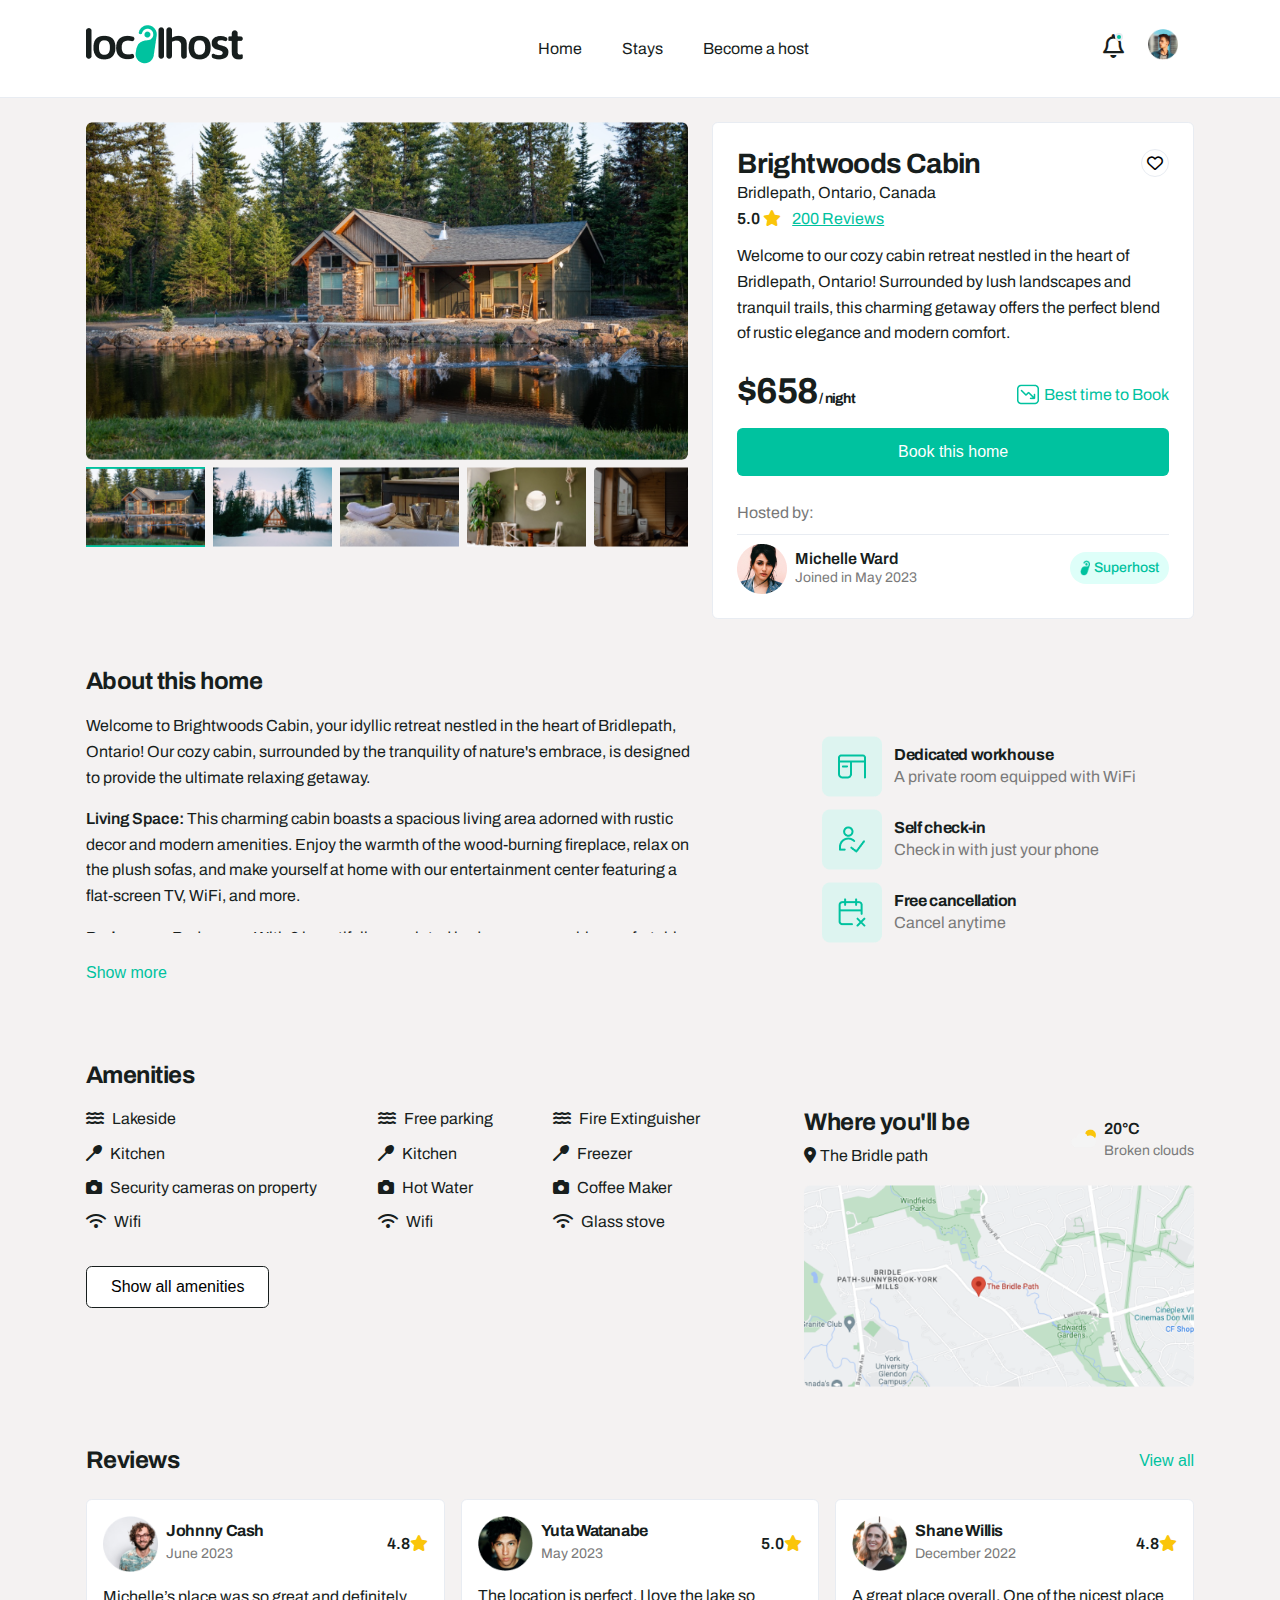
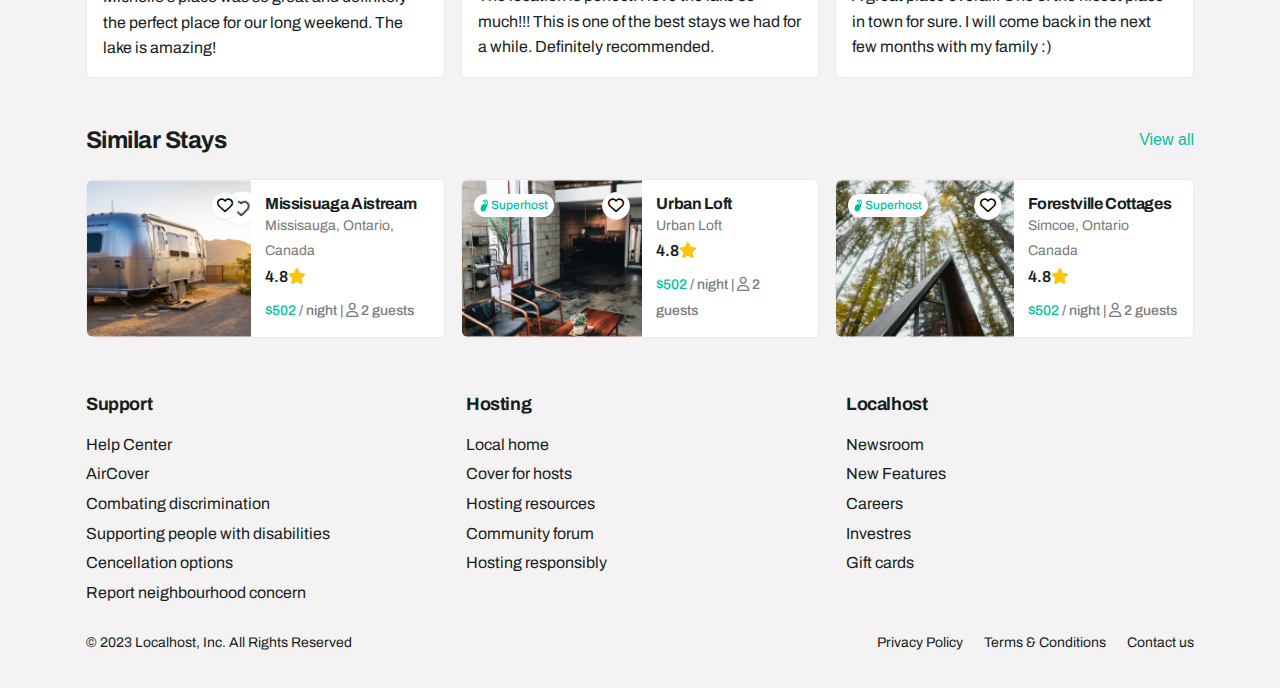
<file: property.html>
<!DOCTYPE html>
<html lang="en">

<head>
    <meta charset="UTF-8" />
    <meta name="viewport" content="width=device-width, initial-scale=1.0" />
    <title>Localhost</title>
    <link rel="preconnect" href="https://fonts.googleapis.com" />
    <link rel="preconnect" href="https://fonts.gstatic.com" crossorigin />
    <link href="https://fonts.googleapis.com/css2?family=Archivo:ital,wght@0,400..900;1,400..900&display=swap"
        rel="stylesheet" />
    <link rel="stylesheet" href="assets/css/fontawesome/css/solid.css" />
    <link rel="stylesheet" href="assets/css/fontawesome/css/regular.css" />
    <link rel="stylesheet" href="assets/css/fontawesome/css/fontawesome.css" />
    <link rel="stylesheet" href="assets/css/core.css" />
    <link rel="stylesheet" href="assets/css/property.css" />
    <link rel="preload" href="assets/images/loading.gif" as="image">
</head>

<body>
    <!-- Preloader -->
    <section class="preloader is-loading">
        <img src="assets/images/loading.gif" alt="loader" class="preloader__img">
    </section>
    <!-- #Header  -->
    <header class="header js-header">
        <div class=" l-section-container">
            <div class="navbar navbar-desktop is-hidden">
                <a href="/index.html">
                    <img src="assets/images/logo.png" alt="Localhost" class="logo" />
                </a>
                <ul class="l-flex-row navbar__list">
                    <li class="navbar__item">
                        <a href="/index.html" class="navbar__link">Home</a>
                    </li>
                    <li class="navbar__item">
                        <a href="#stays" class="navbar__link">Stays</a>
                    </li>
                    <li class="navbar__item">
                        <a href="#" class="navbar__link">Become a host</a>
                    </li>
                </ul>
                <ul class="navbar__action l-flex-row u-align-center">
                    <li class="navbar__item">
                        <span class="navbar__icon"><i class="fa-regular fa-bell"></i></span>
                        <span class="navbar__badge"></span>
                    </li>
                    <li class="navbar__item">
                        <img src="assets/images/avatar.png" alt="user" class="navbar__avatar" />
                    </li>
                </ul>
            </div>
            <!-- Mobile Navbar  -->
            <div class="mobile-navbar">
                <div class="mobile-navbar__header l-flex-row u-align-center u-space-between">
                    <a href="/index.html">
                        <img src="assets/images/logo.png" alt="Localhost" class="mobile-navbar__logo" />
                    </a>
                    <button class="btn navbar__btn js-menu-toggler" data-type="open">
                        <span class="navbar__icon--menu"><i class="fa-solid fa-bars"></i></span>
                    </button>
                </div>
                <div class="mobile-navbar__menu js-menu">
                    <div class="l-flex-row u-align-center u-space-between navbar__action">
                        <div class="l-flex-row u-align-center u-space-between">
                            <img src="assets/images/avatar.png" alt="user" class="navbar__avatar" />
                            <span class="navbar__icon"><i class="fa-regular fa-bell"></i></span>
                            <span class="navbar__badge"></span>
                        </div>
                        <button class="btn mobile-navbar__btn--close js-menu-toggler" data-type="close">
                            <span><i class="fa-solid fa-times"></i></span>
                        </button>
                    </div>
                    <ul class="mobile-navbar__list l-flex-column">
                        <li>
                            <a href="/index.html" class="navbar__link">Home</a>
                        </li>
                        <li>
                            <a href="#stays" class="navbar__link">Stays</a>
                        </li>
                        <li>
                            <a href="#" class="navbar__link">Become a host</a>
                        </li>
                    </ul>
                </div>
            </div>
        </div>
    </header>
    <!-- #Main  -->
    <main>
        <!-- Property Details Section  -->
        <section class="property">
            <div class="l-section-container">
                <div class="property__hero l-grid">
                    <!-- Property Hero  -->
                    <div class="property__gallery">
                        <img src="assets/images/property-1.png" alt="Brightwoods Cabin"
                            class="property__gallery-cover" />
                        <ul class="property__gallery-list l-grid">
                            <li class="property__gallery-item">
                                <img src="assets/images/property-2.png" alt="Brightwoods Cabin"
                                    class="property__gallery-img" />
                            </li>
                            <li class="property__gallery-item">
                                <img src="assets/images/property-3.png" alt="Brightwoods Cabin"
                                    class="property__gallery-img" />
                            </li>
                            <li class="property__gallery-item">
                                <img src="assets/images/property-4.png" alt="Brightwoods Cabin"
                                    class="property__gallery-img" />
                            </li>
                            <li class="property__gallery-item">
                                <img src="assets/images/property-5.png" alt="Brightwoods Cabin"
                                    class="property__gallery-img" />
                            </li>
                            <li class="property__gallery-item">
                                <img src="assets/images/property-6.png" alt="Brightwoods Cabin"
                                    class="property__gallery-img" />
                            </li>
                        </ul>
                    </div>
                    <!-- Property Info  -->
                    <div class="property__info">
                        <div class="property__info-header l-flex-row u-align-center u-space-between">
                            <div>
                                <h1 class="property__headline">Brightwoods Cabin</h1>
                            </div>
                            <button class="btn btn-icon">
                                <span><i class="fa-regular fa-heart"></i></span>
                            </button>
                        </div>
                        <p>Bridlepath, Ontario, Canada</p>
                        <p>
                            <span class="rating">5.0 <i class="fa-solid fa-star rating__star"></i></span>
                            <a href="#" class="btn btn--link property__info-link">200 Reviews</a>
                        </p>
                        <p class="property__description">
                            Welcome to our cozy cabin retreat nestled in the heart of
                            Bridlepath, Ontario! Surrounded by lush landscapes and tranquil
                            trails, this charming getaway offers the perfect blend of rustic
                            elegance and modern comfort.
                        </p>
                        <div class="l-flex-row u-space-between">
                            <h2 class="property__price">
                                $658<span class="property__price-text"> / night</span>
                            </h2>
                            <div class="l-flex-row u-align-center property__trend">
                                <img src="assets/images/trend.png" alt="trend" class="property__trend-img" />
                                <span>Best time to Book</span>
                            </div>
                        </div>
                        <button class="btn btn--full btn--primary property__info-btn">Book this home</button>
                        <div class="property__host">
                            <p class="property__host-title">Hosted by:</p>
                            <div class="property__host-card l-flex-row u-align-center u-space-between">
                                <div class="l-flex-row u-align-center">
                                    <img src="assets/images/host.png" alt="host" class="property__host-avatar" />
                                    <div>
                                        <p class="property__host-name">Michelle Ward</p>
                                        <p class="property__text">Joined in May 2023</p>
                                    </div>
                                </div>
                                <div class="l-flex-row u-align-center superhost">
                                    <img src="assets/images/superhost.png" alt="supperhost" class="superhost__img" />
                                    <span class="superhost__text">Superhost</span>
                                </div>
                            </div>
                        </div>
                    </div>
                </div>
                <!-- Property Details  -->
                <div class="property__details l-grid">
                    <div>
                        <h3 class="property__subhead">About this home</h3>
                        <div class="property__details-block l-flex-column js-details">
                            <p>
                                Welcome to Brightwoods Cabin, your idyllic retreat nestled in
                                the heart of Bridlepath, Ontario! Our cozy cabin, surrounded
                                by the tranquility of nature's embrace, is designed to provide
                                the ultimate relaxing getaway.
                            </p>
                            <p>
                                <span class="property__text--bold">Living Space:</span> This
                                charming cabin boasts a spacious living area adorned with
                                rustic decor and modern amenities. Enjoy the warmth of the
                                wood-burning fireplace, relax on the plush sofas, and make
                                yourself at home with our entertainment center featuring a
                                flat-screen TV, WiFi, and more.
                            </p>
                            <p>
                                <span class="property__text--bold">Bedrooms:</span> Bedrooms:
                                With 3 beautifully appointed bedrooms, our cabin comfortably
                                accommodates up to [number of guests]. Each room is furnished
                                with luxurious bedding and unique woodland-inspired touches to
                                ensure a restful slumber.
                            </p>
                            <p>
                                Welcome to Brightwoods Cabin, your idyllic retreat nestled in
                                the heart of Bridlepath, Ontario! Our cozy cabin, surrounded
                                by the tranquility of nature's embrace, is designed to provide
                                the ultimate relaxing getaway.
                            </p>
                            <p>
                                <span class="property__text--bold">Living Space:</span> This
                                charming cabin boasts a spacious living area adorned with
                                rustic decor and modern amenities. Enjoy the warmth of the
                                wood-burning fireplace, relax on the plush sofas, and make
                                yourself at home with our entertainment center featuring a
                                flat-screen TV, WiFi, and more.
                            </p>
                            <p>
                                <span class="property__text--bold">Bedrooms:</span> Bedrooms:
                                With 3 beautifully appointed bedrooms, our cabin comfortably
                                accommodates up to [number of guests]. Each room is furnished
                                with luxurious bedding and unique woodland-inspired touches to
                                ensure a restful slumber.
                            </p>
                        </div>
                        <button class="btn btn--link property__details-link js-expand-details">Show more</button>
                    </div>
                    <ul class="property__features l-flex-column">
                        <li class="property__features-item l-flex-row u-align-center">
                            <img src="assets/images/workspace.png" alt="Dedicated workspace"
                                class="property__features-img" />
                            <div>
                                <h4 class="property__title">Dedicated workhouse</h4>
                                <p>
                                    A private room equipped with WiFi
                                </p>
                            </div>
                        </li>
                        <li class="property__features-item l-flex-row u-align-center">
                            <img src="assets/images/checkin.png" alt="Self checkin" class="property__features-img" />
                            <div>
                                <h4 class="property__title">Self check-in</h4>
                                <p">Check in with just your phone</p>
                            </div>
                        </li>
                        <li class="property__features-item l-flex-row u-align-center">
                            <img src="assets/images/cancellation.png" alt="Free cancellation"
                                class="property__features-img" />
                            <div>
                                <h4 class="property__title">Free cancellation</h4>
                                <p>Cancel anytime</p>
                            </div>
                        </li>
                    </ul>
                </div>
                <!-- Property Location Amenities  -->
                <div class="property__location">
                    <h3 class="property__subhead">Amenities</h3>
                    <div class="property__location-inner l-grid">
                        <div>
                            <div class="property__amenities l-flex-column u-space-between">
                                <ul class="property__amenities-list l-flex-column">
                                    <li class="property__amenities-item l-flex-row u-align-center">
                                        <span><i class="fa-solid fa-water"></i></span>
                                        <p>Lakeside</p>
                                    </li>
                                    <li class="property__amenities-item l-flex-row u-align-center">
                                        <span><i class="fa-solid fa-spoon"></i></span>
                                        <p>Kitchen</p>
                                    </li>
                                    <li class="property__amenities-item l-flex-row u-align-center">
                                        <span><i class="fa-solid fa-camera"></i></span>
                                        <p>Security cameras on property</p>
                                    </li>
                                    <li class="property__amenities-item l-flex-row u-align-center">
                                        <span><i class="fa-solid fa-wifi"></i></span>
                                        <p>Wifi</p>
                                    </li>
                                </ul>
                                <ul class="property__amenities-list l-flex-column">
                                    <li class="property__amenities-item l-flex-row u-align-center">
                                        <span><i class="fa-solid fa-water"></i></span>
                                        <p>Free parking</p>
                                    </li>
                                    <li class="property__amenities-item l-flex-row u-align-center">
                                        <span><i class="fa-solid fa-spoon"></i></span>
                                        <p>Kitchen</p>
                                    </li>
                                    <li class="property__amenities-item l-flex-row u-align-center">
                                        <span><i class="fa-solid fa-camera"></i></span>
                                        <p>Hot Water</p>
                                    </li>
                                    <li class="property__amenities-item l-flex-row u-align-center">
                                        <span><i class="fa-solid fa-wifi"></i></span>
                                        <p>Wifi</p>
                                    </li>
                                </ul>
                                <ul class="property__amenities-list l-flex-column">
                                    <li class="property__amenities-item l-flex-row u-align-center">
                                        <span><i class="fa-solid fa-water"></i></span>
                                        <p>Fire Extinguisher</p>
                                    </li>
                                    <li class="property__amenities-item l-flex-row u-align-center">
                                        <span><i class="fa-solid fa-spoon"></i></span>
                                        <p>Freezer</p>
                                    </li>
                                    <li class="property__amenities-item l-flex-row u-align-center">
                                        <span><i class="fa-solid fa-camera"></i></span>
                                        <p>Coffee Maker</p>
                                    </li>
                                    <li class="property__amenities-item l-flex-row u-align-center">
                                        <span><i class="fa-solid fa-wifi"></i></span>
                                        <p>Glass stove</p>
                                    </li>
                                </ul>
                            </div>
                            <button class="btn btn--sm btn--secondary property__amenities-btn">
                                Show all amenities
                            </button>
                        </div>
                        <div class="property__map">
                            <div class="property__map-info l-flex-row u-space-between">
                                <div>
                                    <h3 class="property__subhead property__subhead--map">
                                        Where you'll be
                                    </h3>
                                    <div class="l-flex-row u-align-center">
                                        <span><i class="fa-solid fa-location-dot property__location-icon"></i></span>
                                        <p>The Bridle path</p>
                                    </div>
                                </div>

                                <div class="l-flex-row u-align-center property__whether">
                                    <img src="assets/images/Cloud.png" alt="whether condition"
                                        class="property__whether-img" />
                                    <div>
                                        <p>20°C</p>
                                        <p class="property__text">Broken clouds</p>
                                    </div>
                                </div>
                            </div>
                            <img src="assets/images/map.png" alt="" class="property__map-img" />
                        </div>
                    </div>
                </div>
            </div>
        </section>
        <!-- Property Reviews Section  -->
        <section class="reviews">
            <div class="l-section-container">
                <div class="l-flex-row u-space-between u-align-center">
                    <h3 class="reviews__subhead property__subhead">Reviews</h3>
                    <button class="btn btn--small btn--link">View all</button>
                </div>
                <div class="reviews__inner">
                    <ul class="reviews__list l-grid">
                        <li class="reviews__item">
                            <div class="reviews__header l-flex-row u-space-between u-align-center">
                                <div class="reviews__user l-flex-row u-align-center">
                                    <img src="assets/images/review-1.png" alt="Verified user" class="reviews__img" />
                                    <div>
                                        <h4 class="reviews__name">Johnny Cash</h4>
                                        <span class="reviews__date">June 2023</span>
                                    </div>
                                </div>
                                <span class="rating">
                                    4.8<i class="fa-solid fa-star rating__star"></i>
                                </span>
                            </div>
                            <p>
                                Michelle’s place was so great and definitely the perfect place
                                for our long weekend. The lake is amazing!
                            </p>
                        </li>
                        <li class="reviews__item">
                            <div class="reviews__header l-flex-row u-space-between u-align-center">
                                <div class="reviews__user l-flex-row u-align-center">
                                    <img src="assets/images/review-2.png" alt="Verified user" class="reviews__img" />
                                    <div>
                                        <h4 class="reviews__name">Yuta Watanabe</h4>
                                        <span class="reviews__date">May 2023</span>
                                    </div>
                                </div>
                                <span class="rating">
                                    5.0<i class="fa-solid fa-star rating__star"></i>
                                </span>
                            </div>
                            <p>
                                The location is perfect. I love the lake so much!!! This is
                                one of the best stays we had for a while. Definitely
                                recommended.
                            </p>
                        </li>
                        <li class="reviews__item">
                            <div class="reviews__header l-flex-row u-space-between u-align-center">
                                <div class="reviews__user l-flex-row u-align-center">
                                    <img src="assets/images/review-3.png" alt="Verified user" class="reviews__img" />
                                    <div>
                                        <h4 class="reviews__name">Shane Willis</h4>
                                        <span class="reviews__date">December 2022</span>
                                    </div>
                                </div>
                                <span class="rating">
                                    4.8<i class="fa-solid fa-star rating__star"></i>
                                </span>
                            </div>
                            <p>
                                A great place overall. One of the nicest place in town for
                                sure. I will come back in the next few months with my family
                                :)
                            </p>
                        </li>
                    </ul>
                </div>
            </div>
        </section>
        <!-- Similar Stays Section  -->
        <section class="stays" id="stays">
            <div class="l-section-container">
                <div class="l-flex-row u-space-between u-align-center stays__header">
                    <h3 class="stays__subhead property__subhead">Similar Stays</h3>
                    <button class="btn btn--small btn--link">View all</button>
                </div>
                <div class="stays__inner">
                    <ul class="stays__list l-grid">
                        <li class="stays__item">
                            <a class="l-flex-column stays__link" href="/property.html">
                                <div class="stays__cover">
                                    <img src="assets/images/similar-1.png" alt="Aistream" class="stays__img" />
                                    <button class="btn btn-icon stays__btn">
                                        <span><i class="fa-regular fa-heart"></i></span>
                                    </button>
                                </div>
                                <div class="stays__info">
                                    <h4 class="stays__title">Missisuaga Aistream</h4>
                                    <p>Missisauga, Ontario, Canada</p>
                                    <span class="rating">
                                        4.8<i class="fa-solid fa-star rating__star"></i>
                                    </span>
                                    <p class="stays__price">
                                        <span>$502</span><span class="stays__text"> / night | <i
                                                class="fa-regular fa-user"></i> 2
                                            guests</span>
                                    </p>
                                </div>
                            </a>
                        </li>
                        <li class="stays__item">
                            <a class="l-flex-column stays__link" href="/property.html">
                                <div class="stays__cover">
                                    <img src="assets/images/similar-2.png" alt="Urban Loft" class="stays__img" />
                                    <div class="stays__action l-flex-row u-space-between u-align-center">
                                        <div class="l-flex-row u-align-center superhost stays__label">
                                            <img src="assets/images/superhost.png" alt="supperhost"
                                                class="superhost__img stays__label-img" />
                                            <span class="superhost__text">Superhost</span>
                                        </div>
                                        <button class="btn btn-icon stays__btn">
                                            <span><i class="fa-regular fa-heart"></i></span>
                                        </button>
                                    </div>
                                </div>
                                <div class="stays__info">
                                    <h4 class="stays__title">Urban Loft</h4>
                                    <p>Urban Loft</p>
                                    <span class="rating">
                                        4.8<i class="fa-solid fa-star rating__star"></i>
                                    </span>
                                    <p class="stays__price">
                                        <span>$502</span>
                                        <span class="stays__text">/ night | <i class="fa-regular fa-user"></i> 2
                                            guests</span>
                                    </p>
                                </div>
                            </a>
                        </li>
                        <li class="stays__item">
                            <a class="l-flex-column stays__link" href="/property.html">
                                <div class="stays__cover">
                                    <img src="assets/images/similar-3.png" alt="Urban Loft" class="stays__img" />
                                    <div class="stays__action l-flex-row u-space-between u-align-center">
                                        <div class="l-flex-row u-align-center superhost stays__label">
                                            <img src="assets/images/superhost.png" alt="supperhost"
                                                class="superhost__img stays__label-img" />
                                            <span class="superhost__text">Superhost</span>
                                        </div>
                                        <button class="btn btn-icon stays__btn">
                                            <span><i class="fa-regular fa-heart"></i></span>
                                        </button>
                                    </div>
                                </div>
                                <div class="stays__info">
                                    <h4 class="stays__title">Forestville Cottages</h4>
                                    <p>Simcoe, Ontario Canada</p>
                                    <span class="rating">
                                        4.8<i class="fa-solid fa-star rating__star"></i>
                                    </span>
                                    <p class="stays__price">
                                        <span>$502</span>
                                        <span class="stays__text">/ night | <i class="fa-regular fa-user"></i> 2
                                            guests</span>
                                    </p>
                                </div>
                            </a>
                        </li>
                    </ul>
                </div>
            </div>
        </section>
        <!-- Footer Section  -->
        <section class="footer">
            <div class="l-section-container">
                <div class="footer__wrapper">
                    <div class="footer__header l-grid">
                        <div class="footer__nav l-grid">
                            <h4 class="footer__title">Support</h4>
                            <ul class="footer__list">
                                <li class="footer__item">
                                    <a href="#" class="footer__link">Help Center</a>
                                </li>
                                <li class="footer__item">
                                    <a href="#" class="footer__link">AirCover</a>
                                </li>
                                <li class="footer__item">
                                    <a href="#" class="footer__link">Combating discrimination</a>
                                </li>
                                <li class="footer__item">
                                    <a href="#" class="footer__link">Supporting people with disabilities</a>
                                </li>
                                <li class="footer__item">
                                    <a href="#" class="footer__link">Cencellation options</a>
                                </li>
                                <li class="footer__item">
                                    <a href="#" class="footer__link">Report neighbourhood concern</a>
                                </li>
                            </ul>
                        </div>
                        <div class="footer__nav l-grid">
                            <h4 class="footer__title">Hosting</h4>
                            <ul class="footer__list">
                                <li class="footer__item">
                                    <a href="#" class="footer__link">Local home</a>
                                </li>
                                <li class="footer__item">
                                    <a href="#" class="footer__link">Cover for hosts</a>
                                </li>
                                <li class="footer__item">
                                    <a href="#" class="footer__link">Hosting resources</a>
                                </li>
                                <li class="footer__item">
                                    <a href="#" class="footer__link">Community forum</a>
                                </li>
                                <li class="footer__item">
                                    <a href="#" class="footer__link">Hosting responsibly</a>
                                </li>
                            </ul>
                        </div>
                        <div class="footer__nav l-grid">
                            <h4 class="footer__title">Localhost</h4>
                            <ul class="footer__list">
                                <li class="footer__item">
                                    <a href="#" class="footer__link">Newsroom</a>
                                </li>
                                <li class="footer__item">
                                    <a href="#" class="footer__link">New Features</a>
                                </li>
                                <li class="footer__item">
                                    <a href="#" class="footer__link">Careers</a>
                                </li>
                                <li class="footer__item">
                                    <a href="#" class="footer__link">Investres</a>
                                </li>
                                <li class="footer__item">
                                    <a href="#" class="footer__link">Gift cards</a>
                                </li>
                            </ul>
                        </div>
                    </div>
                </div>
                <div class="footer__info l-flex-column">
                    <p class="footer__text">
                        © 2023 Localhost, Inc. All Rights Reserved
                    </p>
                    <ul class="footer__info-list l-flex-column">
                        <li>
                            <a href="#">Privacy Policy</a>
                        </li>
                        <li>
                            <a href="#">Terms & Conditions</a>
                        </li>
                        <li>
                            <a href="#">Contact us</a>
                        </li>
                    </ul>
                </div>
            </div>
        </section>
    </main>
    <!-- JS section  -->
    <script src="assets/js/vendor/jquery-3.7.1.min.js"></script>
    <script type="text/javascript" src="assets/js/main.js"></script>
</body>

</html>
</file>
<file: assets/css/core.css>
:root {
    /*<-------------------------> 
                #COLOR
    /*-------------------------->*/

    /* Text Color  */
    --color-text-primary: #00c29f;
    --color-text-accent: #fac50a;
    --color-text-dark: #171e1d;
    --color-text-white: #fff;
    --color-text-grey-300: #787878;
    --color-text-grey-200: #7a7a7a;

    /* Background Color  */
    --color-bg-white: #fff;
    --color-bg-grey-50: #f4f2f2fe;
    --color-bg-primary: #00c29f;
    --color-bg-primary-light: #defff9;

    /* Border  */
    --border-dark: var(--color-text-dark);
    --border-white: #e8ecf2;
    --border-grey: #e8ecf2;
    --border-grey-100: #D9D9D9;

    /*<-------------------------> 
          #TRANSITIONS & ANIME
    /*-------------------------->*/
    /* Transition  */
    --transition-opacity: opacity 300ms ease;
    --transition-all: all 500ms ease;

    /*<-------------------------> 
               #SPACING
    /*-------------------------->*/

    /* Padding | Margin | Gutter  */
    --spacing-16x: 4em;
    /*64px*/
    /* --spacing-15x: 3.75em; 60px */
    /* --spacing-14x: 3.5em; 56px */
    --spacing-13x: 3.25em;
    /*52px*/
    --spacing-12x: 3em;
    /*48px*/
    /* --spacing-11x: 2.75em; 44px */
    --spacing-10x: 2.5em;
    /*40px*/
    /* --spacing-9x: 2.25em; 36px */
    --spacing-8x: 2em;
    /*32px*/
    /* --spacing-7x: 1.75em; 28px */
    --spacing-6x: 1.5em;
    /*24px*/
    /* --spacing-5x: 1.25em; 20px */
    --spacing-4x: 1em;
    /*16px*/
    --spacing-3x: 0.75em;
    /*12px*/
    --spacing-2x: 0.5em;
    /*8px*/
    --spacing-1x: 0.25em;
    /*4px*/

    /* Line height  */
    --headline-line-height: 1.2em;
    --body-line-height: 1.6em;
    --label-line-height: 1.4em;

    /* Tracking  */
    --tracking-headline: -0.022em;
    --tracking-body: 0.015em;

    /* Border Radius  */
    --border-radius-full: 25rem;
    --border-radius-sm: 0.357em;
    --btn-radius-sm: 0.357em;

    /*<-------------------------> 
              #TYPOGRAPHY
    /*-------------------------->*/

    /* Font Family  */
    --primary-font: "Archivo", "Inter", arial, sans-serif;

    /* Font Text Size  */
    --text-base: 1rem;

    --text-size-h1: 1.625rem;
    --text-size-h2: 1.525rem;
    --text-size-h3: 1.2rem;
    --text-size-h4: 1rem;
    --text-size-title: 1.125rem;
    --text-size-p: 0.925rem;
    --text-size-small: 0.75rem;

    /* Font Weight  */
    --font-weight-900: 900;
    --font-weight-600: 600;
    --font-weight-500: 500;
    --font-weight-400: 400;

    /* Button Font Size */
    --btn-text-md: 1rem;
    --btn-text-sm: 0.875rem;
}

/*<-------------------------> 
        #Block | RESET STYLE
  /*-------------------------->*/

*,
*::before,
*::after {
    margin: 0;
    box-sizing: border-box;
}

html {
    font-size: var(--text-base);
}

body {
    font-family: var(--primary-font);
    font-size: var(--text-size-p);
    color: var(--color-text-dark);
    line-height: var(--body-line-height);
    margin: 0;
    padding: 0;
    box-sizing: border-box;
    -webkit-box-sizing: border-box;
    scroll-behavior: smooth;
    background-color: var(--color-bg-grey-50);
    position: relative;
    overflow: hidden;
}

h1,
h2,
h3,
h4,
h5,
h6 {
    line-height: var(--headline-line-height);
    letter-spacing: var(--tracking-headline);
}

p,
span {
    color: inherit;
    font-size: inherit;
    line-height: inherit;
}

a {
    text-decoration: none;
    color: inherit;
    opacity: 1;
    transition: var(--transition-opacity);
}

a:hover {
    opacity: 0.75;
}

ul {
    margin: 0;
    padding: 0;
    list-style: none;
}

img {
    max-width: 100%;
    height: auto;
}

input:focus {
    outline: none;
    border: 1px solid #eaeaea;
}

button {
    display: inline-flex;
    line-height: 1;
    white-space: nowrap;
    border: none;
    outline: none;
}

/*<-------------------------> 
        #Layout
  /*-------------------------->*/
.l-section-container {
    padding-left: var(--spacing-4x);
    padding-right: var(--spacing-4x);
}

.l-grid {
    display: grid;
    width: 100%;
}

.l-flex-row {
    display: flex;
}

.l-flex-column {
    display: flex;
    flex-direction: column;
}

/*<-------------------------> 
        #UTILITY | REUSABLE
  /*-------------------------->*/
.u-align-center {
    align-items: center;
}

.u-space-between {
    justify-content: space-between;
}

.btn {
    border-radius: var(--btn-radius-sm);
    justify-content: center;
    align-items: center;
    cursor: pointer;
    opacity: 1;
    transition: var(--transition-opacity);
}

.btn:hover {
    opacity: 0.65;
}

.btn-icon {
    width: 28px;
    height: 28px;
    background-color: var(--color-bg-white);
    padding: var(--spacing-3x);
    border: 1px solid var(--border-grey);
    border-radius: var(--border-radius-full);
    font-size: var(--text-size-sm);
    transition: all 300ms ease;
}

.btn-icon:hover {
    color: var(--color-text-white);
    background-color: var(--color-bg-primary);
    border-color: transparent;
}

.btn--sm {
    width: max-content;
    padding: var(--spacing-3x) var(--spacing-6x);
    font-size: var(--btn-text-md);
}

.btn--full {
    width: 100%;
    padding: var(--spacing-4x) var(--spacing-6x);

    font-size: var(--btn-text-md);
}

.btn--primary {
    background-color: var(--color-bg-primary);
    color: var(--color-text-white);
}

.btn--secondary {
    background-color: var(--color-bg-white);
    border: 1px solid var(--border-dark);
}

.btn--link {
    padding: 0;
    font-size: var(--btn-text-xs);
    background-color: transparent;
    justify-content: flex-start;
    color: var(--color-text-primary);
}

.rating {
    color: var(--color-text-dark);
    font-size: var(--text-size-p);
    font-weight: var(--font-weight-600);
}

.rating__star {
    color: var(--color-text-accent);
}

.superhost {
    font-size: var(--text-size-small);
    font-weight: var(--font-weight-500);
    color: var(--color-text-primary);
    background-color: var(--color-bg-primary-light);
    padding: var(--spacing-1x) var(--spacing-3x);
    border-radius: var(--border-radius-full);
    gap: var(--spacing-1x);
}

.superhost__img {
    width: 10px;
}

.preloader {
    width: 100%;
    height: 100vh;
    background-color: var(--color-bg-white);
    position: fixed;
    top: 0;
    left: 0;
    z-index: 9999;
    display: flex;
    align-items: center;
    justify-content: center;
    visibility: hidden;
}

.preloader.is-loading {
    visibility: visible;
}

.preloader__img {
    max-width: 100px;
}

/*<-------------------------> 
        #ELEMENTS & MODIFIES
  /*-------------------------->*/

/* Header section  */
.header {
    width: 100%;
    padding: var(--spacing-6x) 0;
    background-color: var(--color-bg-white);
    border-bottom: 1px solid var(--border-grey);
    position: static;
    z-index: 979;
    top: 0;
    left: 0;
}

.header.is-active {
    position: fixed;
    z-index: 989;
    animation: slideDown 500ms ease forwards;
}

@keyframes slideDown {
    from {
        transform: translateY(-100%);
    }

    to {
        transform: translateY(0);
    }
}

.navbar-desktop.is-hidden {
    display: none;
}

.navbar__icon {
    font-size: var(--text-size-h3);
    position: relative;
}

.navbar__icon--menu {
    font-size: 1.35rem;
}

.navbar__btn {
    background-color: transparent;
}

.navbar__action {
    position: relative;
}

.navbar__badge {
    background-color: var(--color-bg-primary);
    width: var(--spacing-2x);
    height: var(--spacing-2x);
    border: 2px solid var(--border-white);
    border-radius: var(--border-radius-full);
    display: block;
    position: absolute;
    top: var(--spacing-1x);
    left: var(--spacing-12x);
}

.navbar__avatar {
    max-width: 30px;
    margin-right: var(--spacing-4x);
}

/* Mobile Navbar  */
.mobile-navbar {
    /* position: relative; */
}

.mobile-navbar__logo {
    max-width: 100px;
}

.mobile-navbar__menu {
    height: 100vh;
    width: 100%;
    max-width: 350px;
    background-color: var(--color-bg-white);
    padding: var(--spacing-8x) var(--spacing-4x) 0;
    position: fixed;
    top: 0;
    right: 0;
    transform: translateX(400px);
    z-index: 999;
    visibility: hidden;
    transition: var(--transition-all);
}

.mobile-navbar__menu::before {
    content: "";
    position: absolute;
    top: 0;
    left: -100vw;
    width: 100vw;
    height: 100vh;
    z-index: -1;
    background-color: rgba(200, 200, 200, 0.4);
}

.mobile-navbar__menu.is-open {
    visibility: visible;
    transform: translateX(0);
}

.mobile-navbar__btn--close {
    font-size: 1.35rem;
    padding: 0;
}

.mobile-navbar__list {
    margin-top: var(--spacing-10x);
    gap: var(--spacing-4x);
    font-size: 1rem;
    font-weight: 500;
}
</file>
<file: assets/css/property.css>
/* Property hero */
.property__hero {
    grid-template-columns: 1fr;
    gap: var(--spacing-6x);
    padding-top: var(--spacing-1 6x);
    padding-bottom: var(--spacing-6x);
}

.property__gallery-list {
    grid-template-columns: repeat(5, auto);
    grid-template-rows: 45px;
    column-gap: var(--spacing-2x);
}

.property__gallery-cover {
    border-radius: var(--btn-radius-sm);
    width: 100%;
}

.property__gallery-img {
    width: 100%;
    height: 100%;
    object-fit: cover;
}

.property__headline {
    font-size: var(--text-size-h1);
}

.property__description {
    margin: var(--spacing-3x) 0 var(--spacing-6x);
}

.property__text {
    font-size: var(--text-size-small);
    font-weight: var(--font-weight-400);
    color: var(--color-text-grey-200);
    line-height: var(--label-line-height);
}

.property__text--bold {
    font-weight: var(--font-weight-600);
}

.property__info {
    padding: var(--spacing-3x);
    background-color: var(--color-bg-white);
    border: 1px solid var(--border-grey);
    border-radius: var(--btn-radius-sm);
}

.property__info-link {
    margin-left: var(--spacing-2x);
    text-decoration: underline;
}

.property__price {
    font-size: var(--text-size-h2);
}

.property__price-text {
    font-size: var(--text-size-small);
}

.property__trend {
    font-size: var(--text-size-p);
    gap: var(--spacing-1x);
    color: var(--color-text-primary);
}

.property__trend-img {
    width: 15px;
}

.property__info-btn {
    margin: var(--spacing-2x) 0 var(--spacing-6x);
}

.property__host-title {
    margin-bottom: var(--spacing-2x);
    color: var(--color-text-grey-300);
}

.property__host-card {
    border-top: 1px solid var(--border-grey);
    padding-top: var(--spacing-2x);
}

.property__host-name {
    font-size: var(--text-size-p);
    font-weight: var(--font-weight-600);
    line-height: var(--headline-line-height);
}

.property__host-avatar {
    height: 28px;
    margin-right: var(--spacing-2x);
}

/* Property details */

.property__details {
    padding-top: var(--spacing-6x);
    padding-bottom: var(--spacing-6x);
}

.property__subhead {
    font-size: var(--text-size-h3);
    margin-bottom: var(--spacing-3x);
}

.property__details-block {
    gap: var(--spacing-4x);
    max-height: 565px;
    overflow: hidden;
    transition: max-height 400ms ease;
}

.property__details-block.has-expanded {
    max-height: 100%;
}

.property__details-link {
    margin: var(--spacing-8x) 0;
}

.property__features {
    gap: var(--spacing-3x);
    font-size: var(--text-size-p);
    color: var(--color-text-grey-200);
}

.property__features-item {
    gap: var(--spacing-3x);
}

.property__title {
    color: var(--color-text-dark);
}

.property__features-img {
    width: 40px;
}

/* Property Location  */
.property__location {
    padding-top: var(--spacing-8x);
    padding-bottom: var(--spacing-8x);
}

.property__location-inner {
    gap: var(--spacing-8x);
}

.property__amenities-list {
    gap: var(--spacing-3x);
    line-height: var(--label-line-height);
}

.property__amenities-list:nth-child(2) {
    margin-top: var(--spacing-6x);
    margin-bottom: var(--spacing-6x);
}

.property__amenities-item {
    gap: var(--spacing-2x);
}

.property__amenities-btn {
    margin-top: var(--spacing-8x);
}

.property__subhead--map {
    margin-bottom: var(--spacing-1x);
}

.property__location-icon {
    margin-right: var(--spacing-1x);
}

.property__whether {
    font-weight: var(--font-weight-600);
    gap: var(--spacing-2x);
}

.property__whether-img {
    max-width: 25px;
}

.property__map-img {
    width: 100%;
    margin-top: var(--spacing-4x);
}

/* Property Reviews */
.reviews {
    padding-top: var(--spacing-8x);
    padding-bottom: var(--spacing-8x);
}

.reviews__inner {
    margin-top: var(--spacing-6x);
}

.reviews__subhead {
    margin-bottom: 0;
}

.reviews__list {
    gap: var(--spacing-4x);
}

.reviews__item {
    padding: var(--spacing-4x);
    background-color: var(--color-bg-white);
    border: 1px solid var(--border-grey);
    border-radius: var(--border-radius-sm);
}

.reviews__header {
    margin-bottom: var(--spacing-3x);
}

.reviews__user {
    gap: var(--spacing-2x);
}

.reviews__name {
    font-size: var(--text-size-p);
}

.reviews__date {
    font-size: var(--text-size-small);
    color: var(--color-text-grey-200);
}

.reviews__img {
    max-width: 35px;
}

/* Similar stays  */
.stays {
    padding-top: var(--spacing-8x);
    padding-bottom: var(--spacing-8x);
}

.stays__subhead {
    margin-bottom: 0;
}

.stays__header {
    margin-bottom: var(--spacing-6x);
}

.stays__list {
    gap: var(--spacing-4x);
}

.stays__item {
    background-color: var(--color-bg-white);
    border: 1px solid var(--border-grey);
    border-radius: var(--border-radius-sm);
}

.stays__cover {
    position: relative;
    overflow: hidden;
}

.stays__img {
    border-radius: var(--border-radius-sm);
    border-bottom-right-radius: 0;
    border-bottom-left-radius: 0;
    width: 100%;
    transition: transform 800ms ease;
}

.stays__item:hover .stays__img {
    transform: scale(1.055);
}

.stays__action {
    position: absolute;
    top: var(--spacing-3x);
    right: var(--spacing-3x);
    left: var(--spacing-3x);
}


.stays__btn {
    opacity: 1 !important;
}

.stays__item:first-child .stays__btn {
    position: absolute;
    top: var(--spacing-3x);
    right: var(--spacing-3x);
}

.stays__label {
    background-color: var(--color-bg-white);
}

.stays__info {
    font-size: var(--text-size-small);
    color: var(--color-text-grey-300);
    padding: var(--spacing-4x);
}

.stays__title {
    color: var(--color-text-dark);
    font-size: var(--text-size-p);
}

.stays__price {
    color: var(--color-text-primary);
    margin-top: var(--spacing-2x);
    font-weight: var(--font-weight-500);
}

.stays__text {
    font-size: var(--text-size-small);
    color: var(--color-text-grey-200);
}

/* Footer Section  */
.footer {
    padding-top: var(--spacing-8x);
    padding-bottom: var(--spacing-8x);
}

.footer__header {
    gap: var(--spacing-8x);
}

.footer__nav {
    gap: var(--spacing-4x);
}

.footer__title {
    font-size: var(--text-size-title);
}

.footer__item {
    margin-bottom: var(--spacing-1x);
}

.footer__info {
    margin-top: var(--spacing-6x);
    gap: var(--spacing-4x);
    font-size: var(--text-size-small);
}

/*<-------------------------> 
        #Screen Breakpoints
  /*-------------------------->*/

/* Mobile break point  */
@media only screen and (min-width:575px) {

    /* Section container  */
    .l-section-container {
        max-width: 545px;
        margin: 0 auto;
    }

    /* Property hero  */
    .property__gallery-list {
        grid-template-rows: 65px;
    }

    .property__info {
        padding: var(--spacing-6x);
    }

    .property__host-avatar {
        height: unset;
    }

    .property__trend-img {
        width: unset;
    }

    /* Similar stays  */
    .stays__img {
        max-height: 320px;
        object-fit: cover;
    }
}

/* Tablet breakpoint */
@media only screen and (min-width:768px) {
    :root {
        --text-size-h1: 1.75rem;
        --text-size-h2: 2.25rem;
        --text-size-h3: 1.5rem;
        --text-size-h4: 1.25rem;
        --text-size-tittle: 1.125rem;
        --text-size-p: 1rem;
        --text-size-small: 0.875rem;
    }

    /* Section container  */
    .l-section-container {
        max-width: 720px;
    }

    /* Property hero  */
    .property {
        padding-top: var(--spacing-6x);
        padding-bottom: var(--spacing-6x);
    }

    .property__location {
        padding-top: var(--spacing-6x);
        padding-bottom: var(--spacing-1x);
    }

    .property__gallery-list {
        grid-template-rows: 80px;
    }

    .property__amenities {
        flex-direction: row;
        gap: var(--spacing-4x);
    }

    .property__amenities-list:nth-child(2) {
        margin-top: 0;
        margin-bottom: 0;
    }


    /* Reviews  */
    .reviews {
        padding-top: var(--spacing-6x);
        padding-bottom: var(--spacing-6x);
    }

    .reviews__list {
        grid-template-columns: 1fr 1fr;
    }

    .reviews__img {
        max-width: 55px;
    }

    /* Similar stays  */
    .stays {
        padding-top: var(--spacing-6x);
        padding-bottom: var(--spacing-6x);
    }

    .stays__list {
        grid-template-columns: 1fr 1fr;
        gap: var(--spacing-4x);
    }

    .stays__img {
        max-height: 380px;
    }

    /* Footer  */
    .footer__header {
        grid-template-columns: 1fr 1fr 1fr;
        place-items: flex-start;
    }
}

/* Laptop */
@media only screen and (min-width:992px) {

    /* Section container  */
    .l-section-container {
        max-width: 970px;
    }

    /* Header  */
    .navbar-desktop.is-hidden {
        display: flex;
        justify-content: space-between;
        align-items: center;
        gap: var(--spacing-6x);
    }

    .navbar__list {
        gap: var(--spacing-10x);
    }

    .navbar__action {
        gap: var(--spacing-6x);

    }

    .navbar__badge {
        top: var(--spacing-1x);
        left: var(--spacing-3x);
    }

    .mobile-navbar {
        display: none;
    }

    /* Property  */
    .property__hero {
        grid-template-columns: 1fr .8fr;
    }

    .property__details {
        grid-template-columns: 1fr .7fr;
        place-items: center;
        gap: var(--spacing-16x);
    }

    .property__features-img {
        width: unset;
    }

    .property__details-block {
        max-height: 220px;
    }

    .property__location-inner {
        grid-template-columns: 1fr 0.7fr;
        gap: var(--spacing-16x);
    }

    .property__map {
        padding-left: var(--spacing-10x);
    }

    /* Reviews  */
    .reviews__list {
        grid-template-columns: 1fr 1fr 1fr;
    }

    /* Similar stays  */
    .stays__list {
        grid-template-columns: 1fr 1fr 1fr;
    }

    .stays__img {
        max-height: 380px;
    }

    /* Footer  */
    .footer__info,
    .footer__info-list {
        flex-direction: row;
        justify-content: space-between;
        gap: var(--spacing-6x);
    }
}

/* Desktop and higher  */

@media only screen and (min-width:1280px) {

    /* Section container  */
    .l-section-container {
        max-width: 1140px;
    }

    /* Similar stays  */
    .stays__list {
        grid-template-columns: 1fr 1fr 1fr;
    }

    .stays__link {
        flex-direction: row;
    }

    .stays__img {
        height: 100%;
        border-bottom-right-radius: 0;
        border-top-right-radius: 0;
        border-top-left-radius: var(--btn-radius-sm);
        border-bottom-left-radius: var(--btn-radius-sm);
    }

    .stays__label {
        top: var(--spacing-3x);
        left: var(--spacing-3x);
        padding: var(--spacing-1x) var(--spacing-2x);
        line-height: var(--label-line-height);
        font-size: 12px;
    }

    .stays__label-img {
        width: 8px;
    }

    .stays__btn {
        top: var(--spacing-3x);
        right: var(--spacing-3x);
    }
}

@media only screen and (min-width:1400px) {

    /* Header  */
    .navbar__list {
        gap: var(--spacing-16x);
    }

    /* Section container  */
    .l-section-container {
        max-width: 1340px;
    }

    /* Reviews  */
    .reviews__list {
        gap: var(--spacing-8x);
    }

    /* Similar stays  */
    .stays__list {
        gap: var(--spacing-8x);
    }

    .stays__img {
        max-height: 380px;
    }
}
</file>
<file: assets/css/fontawesome/css/solid.css>
/*!
 * Font Awesome Free 6.5.2 by @fontawesome - https://fontawesome.com
 * License - https://fontawesome.com/license/free (Icons: CC BY 4.0, Fonts: SIL OFL 1.1, Code: MIT License)
 * Copyright 2024 Fonticons, Inc.
 */
:root, :host {
  --fa-style-family-classic: 'Font Awesome 6 Free';
  --fa-font-solid: normal 900 1em/1 'Font Awesome 6 Free'; }

@font-face {
  font-family: 'Font Awesome 6 Free';
  font-style: normal;
  font-weight: 900;
  font-display: block;
  src: url("../webfonts/fa-solid-900.woff2") format("woff2"), url("../webfonts/fa-solid-900.ttf") format("truetype"); }

.fas,
.fa-solid {
  font-weight: 900; }
</file>
<file: assets/css/fontawesome/css/regular.css>
/*!
 * Font Awesome Free 6.5.2 by @fontawesome - https://fontawesome.com
 * License - https://fontawesome.com/license/free (Icons: CC BY 4.0, Fonts: SIL OFL 1.1, Code: MIT License)
 * Copyright 2024 Fonticons, Inc.
 */
:root, :host {
  --fa-style-family-classic: 'Font Awesome 6 Free';
  --fa-font-regular: normal 400 1em/1 'Font Awesome 6 Free'; }

@font-face {
  font-family: 'Font Awesome 6 Free';
  font-style: normal;
  font-weight: 400;
  font-display: block;
  src: url("../webfonts/fa-regular-400.woff2") format("woff2"), url("../webfonts/fa-regular-400.ttf") format("truetype"); }

.far,
.fa-regular {
  font-weight: 400; }
</file>
